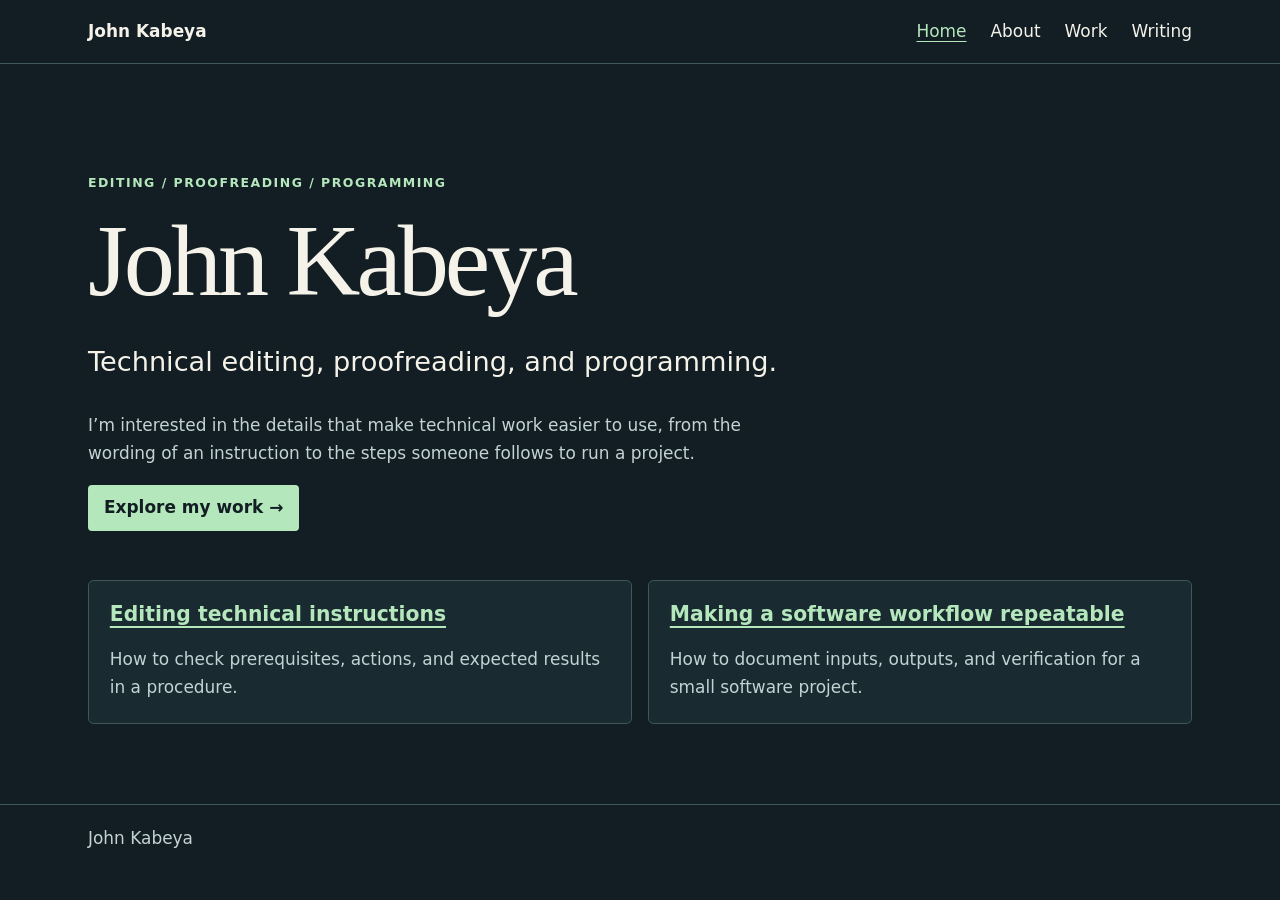
<file: index.html>
<!doctype html>
<html lang="en"><head><meta charset="utf-8"><meta name="viewport" content="width=device-width, initial-scale=1">
<title>John Kabeya | Technical Editing and Programming</title><meta name="description" content="Technical editing, proofreading, and programming.">
<meta name="robots" content="index, follow">
<meta property="og:site_name" content="John Kabeya"><meta property="og:type" content="website">
<meta property="og:title" content="John Kabeya | Technical Editing and Programming"><meta property="og:description" content="Technical editing, proofreading, and programming.">
<link rel="canonical" href="https://johnkabeya.site/"><meta property="og:url" content="https://johnkabeya.site/"><script type="application/ld+json">{"@context": "https://schema.org", "@type": "Person", "name": "John Kabeya", "url": "https://johnkabeya.site/"}</script><link rel="stylesheet" href="/style.css"></head>
<body><a class="skip" href="#main">Skip to content</a><header><div class="frame bar"><a class="brand" href="/">John Kabeya</a><nav aria-label="Primary"><a href="/" aria-current="page">Home</a> <a href="/about/">About</a> <a href="/work/">Work</a> <a href="/writing/">Writing</a></nav></div></header>
<main class="frame" id="main" tabindex="-1"><div class="intro"><p class="eyebrow">Editing / Proofreading / Programming</p><h1>John Kabeya</h1><p class="lead">Technical editing, proofreading, and programming.</p><p>I’m interested in the details that make technical work easier to use, from the wording of an instruction to the steps someone follows to run a project.</p><p><a class="button" href="/work/">Explore my work →</a></p></div><section class="grid" aria-label="Writing samples"><article><h2><a href="/writing/editing-technical-content/">Editing technical instructions</a></h2><p>How to check prerequisites, actions, and expected results in a procedure.</p></article><article><h2><a href="/writing/repeatable-software-workflows/">Making a software workflow repeatable</a></h2><p>How to document inputs, outputs, and verification for a small software project.</p></article></section></main>
<footer><div class="frame">John Kabeya</div></footer></body></html>
</file>
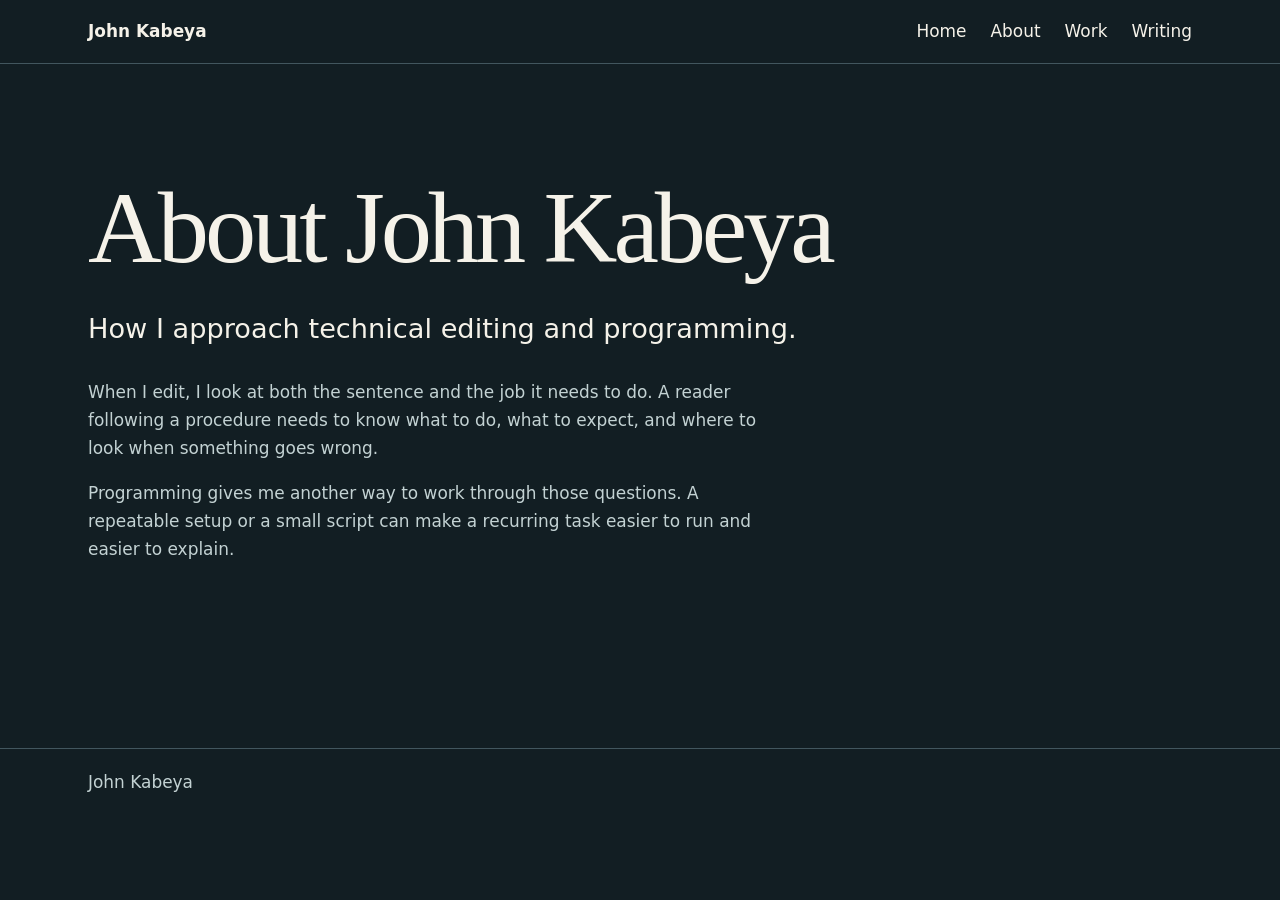
<file: about/index.html>
<!doctype html><html lang="en"><head><meta charset="utf-8"><meta name="viewport" content="width=device-width, initial-scale=1"><title>About John Kabeya | John Kabeya</title><meta name="description" content="How I approach technical editing and programming."><meta property="og:title" content="About John Kabeya | John Kabeya"><meta property="og:description" content="How I approach technical editing and programming."><link rel="canonical" href="https://johnkabeya.site/about/"><link rel="stylesheet" href="/style.css"></head><body><a class="skip" href="#main">Skip to content</a><header><div class="frame bar"><a class="brand" href="/">John Kabeya</a><nav aria-label="Primary"><a href="/">Home</a><a href="/about/">About</a><a href="/work/">Work</a><a href="/writing/">Writing</a></nav></div></header><main class="frame" id="main" tabindex="-1"><div class="intro"><h1>About John Kabeya</h1><p class="lead">How I approach technical editing and programming.</p><p>When I edit, I look at both the sentence and the job it needs to do. A reader following a procedure needs to know what to do, what to expect, and where to look when something goes wrong.</p><p>Programming gives me another way to work through those questions. A repeatable setup or a small script can make a recurring task easier to run and easier to explain.</p></div></main><footer><div class="frame">John Kabeya</div></footer></body></html>
</file>
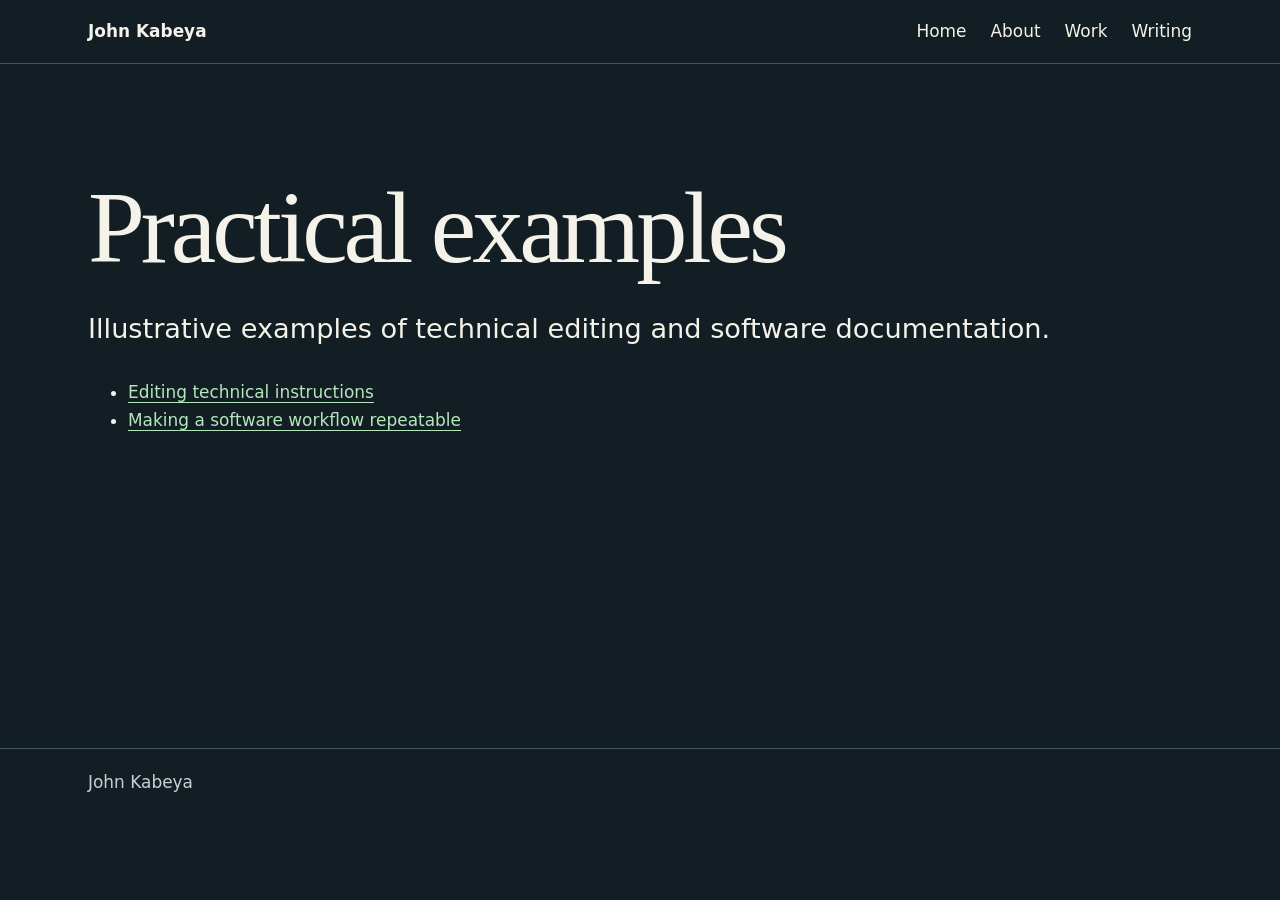
<file: work/index.html>
<!doctype html><html lang="en"><head><meta charset="utf-8"><meta name="viewport" content="width=device-width, initial-scale=1"><title>Practical examples | John Kabeya</title><meta name="description" content="Illustrative examples of technical editing and software documentation."><meta property="og:title" content="Practical examples | John Kabeya"><meta property="og:description" content="Illustrative examples of technical editing and software documentation."><link rel="canonical" href="https://johnkabeya.site/work/"><link rel="stylesheet" href="/style.css"></head><body><a class="skip" href="#main">Skip to content</a><header><div class="frame bar"><a class="brand" href="/">John Kabeya</a><nav aria-label="Primary"><a href="/">Home</a><a href="/about/">About</a><a href="/work/">Work</a><a href="/writing/">Writing</a></nav></div></header><main class="frame" id="main" tabindex="-1"><div class="intro"><h1>Practical examples</h1><p class="lead">Illustrative examples of technical editing and software documentation.</p><ul><li><a href="/writing/editing-technical-content/">Editing technical instructions</a></li><li><a href="/writing/repeatable-software-workflows/">Making a software workflow repeatable</a></li></ul></div></main><footer><div class="frame">John Kabeya</div></footer></body></html>
</file>
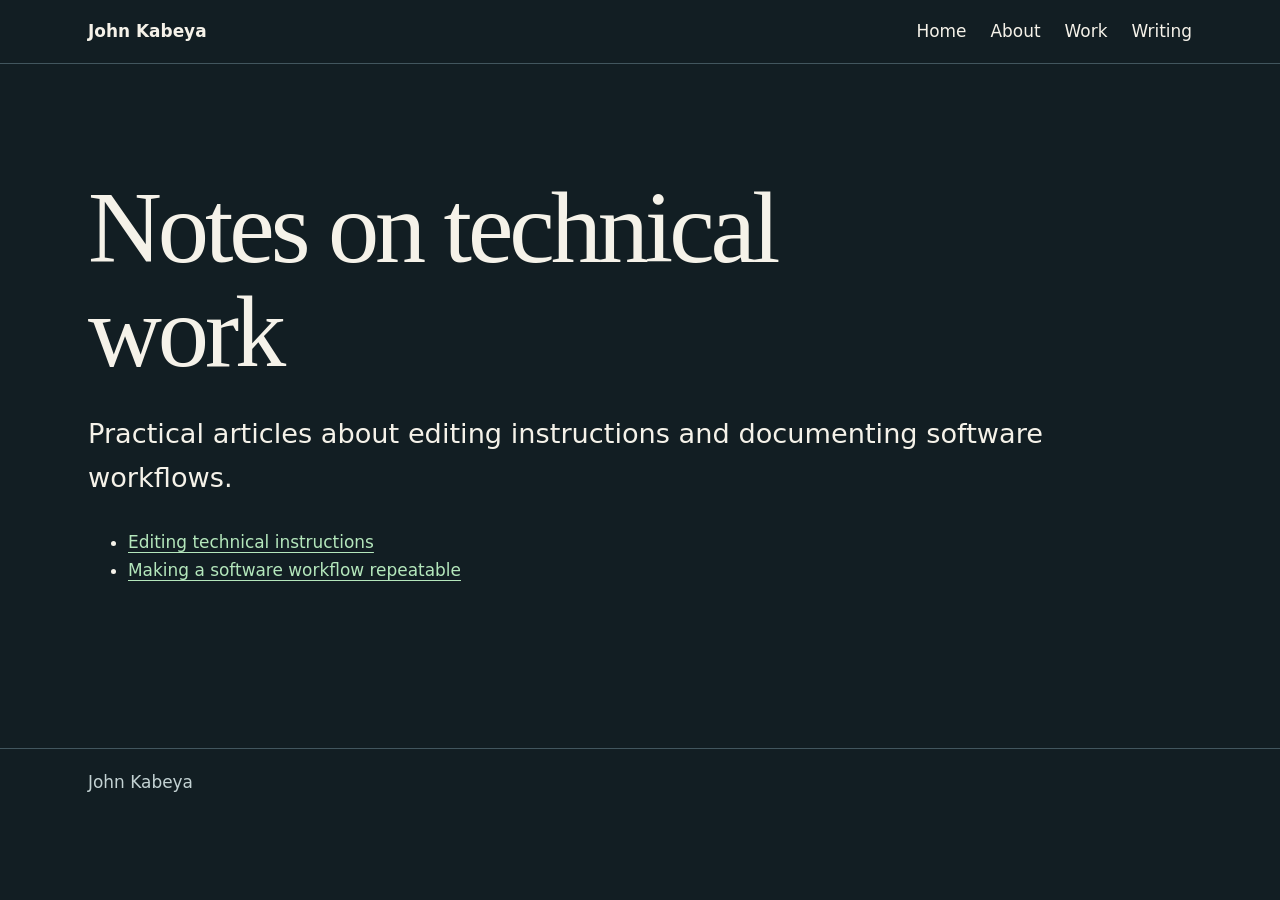
<file: writing/index.html>
<!doctype html><html lang="en"><head><meta charset="utf-8"><meta name="viewport" content="width=device-width, initial-scale=1"><title>Notes on technical work | John Kabeya</title><meta name="description" content="Practical articles about editing instructions and documenting software workflows."><meta property="og:title" content="Notes on technical work | John Kabeya"><meta property="og:description" content="Practical articles about editing instructions and documenting software workflows."><link rel="canonical" href="https://johnkabeya.site/writing/"><link rel="stylesheet" href="/style.css"></head><body><a class="skip" href="#main">Skip to content</a><header><div class="frame bar"><a class="brand" href="/">John Kabeya</a><nav aria-label="Primary"><a href="/">Home</a><a href="/about/">About</a><a href="/work/">Work</a><a href="/writing/">Writing</a></nav></div></header><main class="frame" id="main" tabindex="-1"><div class="intro"><h1>Notes on technical work</h1><p class="lead">Practical articles about editing instructions and documenting software workflows.</p><ul><li><a href="/writing/editing-technical-content/">Editing technical instructions</a></li><li><a href="/writing/repeatable-software-workflows/">Making a software workflow repeatable</a></li></ul></div></main><footer><div class="frame">John Kabeya</div></footer></body></html>
</file>
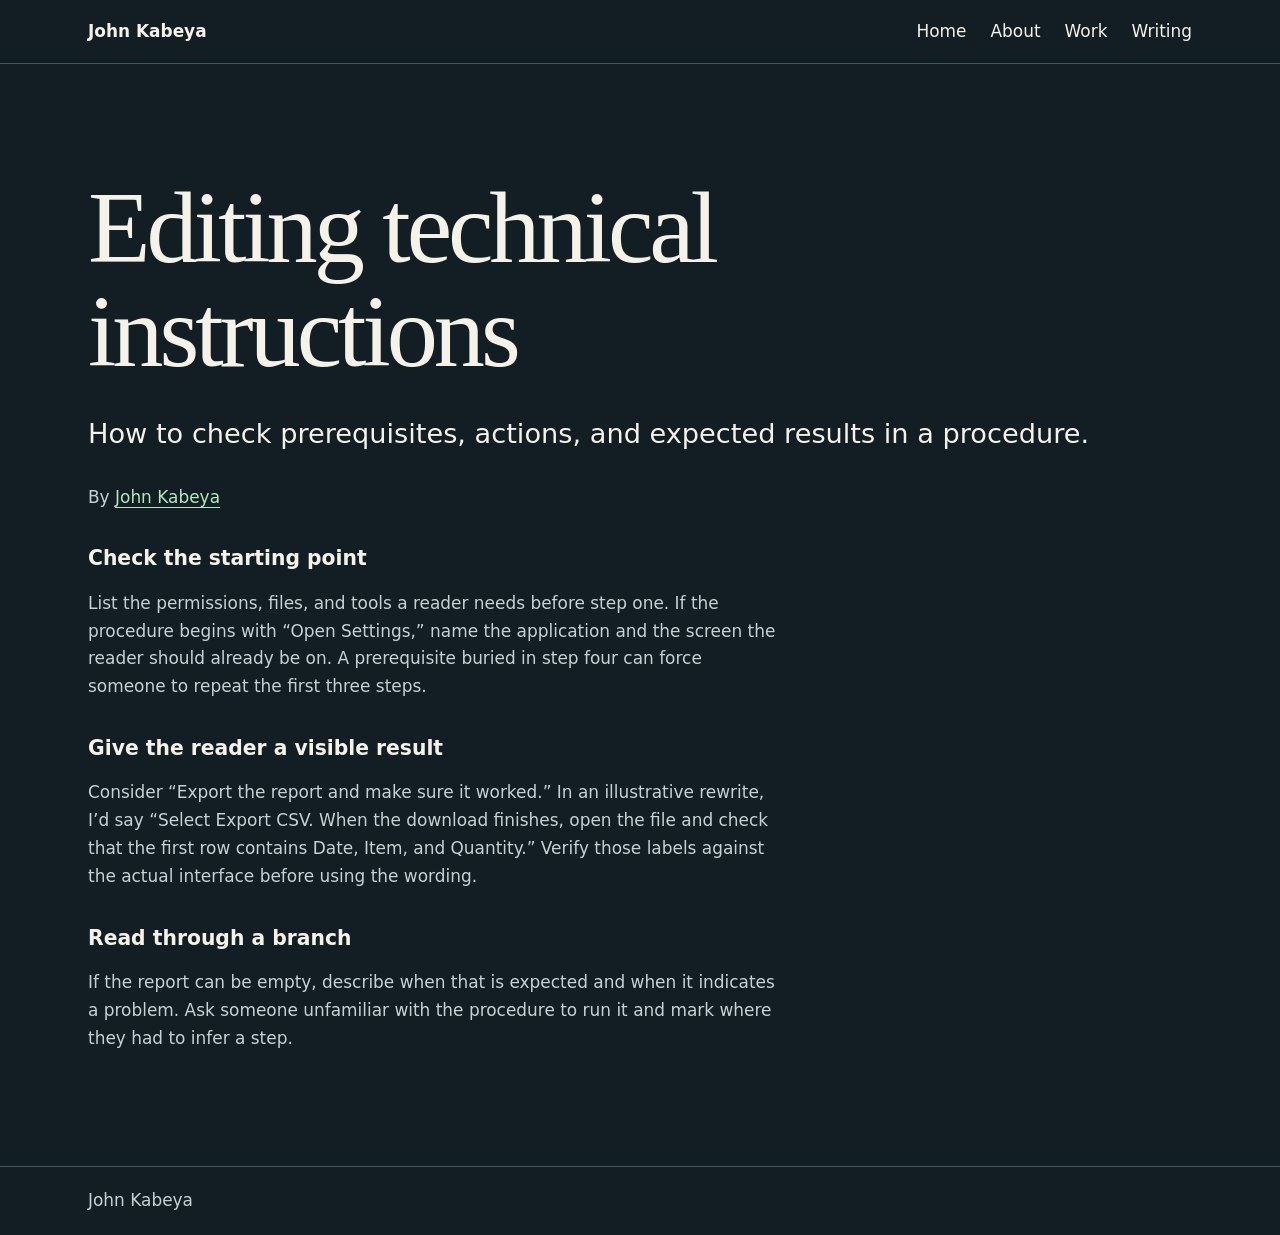
<file: writing/editing-technical-content/index.html>
<!doctype html><html lang="en"><head><meta charset="utf-8"><meta name="viewport" content="width=device-width, initial-scale=1"><title>Editing technical instructions | John Kabeya</title><meta name="description" content="How to check prerequisites, actions, and expected results in a procedure."><meta property="og:title" content="Editing technical instructions | John Kabeya"><meta property="og:description" content="How to check prerequisites, actions, and expected results in a procedure."><link rel="canonical" href="https://johnkabeya.site/writing/editing-technical-content/"><link rel="stylesheet" href="/style.css"></head><body><a class="skip" href="#main">Skip to content</a><header><div class="frame bar"><a class="brand" href="/">John Kabeya</a><nav aria-label="Primary"><a href="/">Home</a><a href="/about/">About</a><a href="/work/">Work</a><a href="/writing/">Writing</a></nav></div></header><main class="frame" id="main" tabindex="-1"><div class="intro"><h1>Editing technical instructions</h1><p class="lead">How to check prerequisites, actions, and expected results in a procedure.</p><p>By <a href="/about/">John Kabeya</a></p><h2>Check the starting point</h2><p>List the permissions, files, and tools a reader needs before step one. If the procedure begins with “Open Settings,” name the application and the screen the reader should already be on. A prerequisite buried in step four can force someone to repeat the first three steps.</p><h2>Give the reader a visible result</h2><p>Consider “Export the report and make sure it worked.” In an illustrative rewrite, I’d say “Select Export CSV. When the download finishes, open the file and check that the first row contains Date, Item, and Quantity.” Verify those labels against the actual interface before using the wording.</p><h2>Read through a branch</h2><p>If the report can be empty, describe when that is expected and when it indicates a problem. Ask someone unfamiliar with the procedure to run it and mark where they had to infer a step.</p></div></main><footer><div class="frame">John Kabeya</div></footer></body></html>
</file>
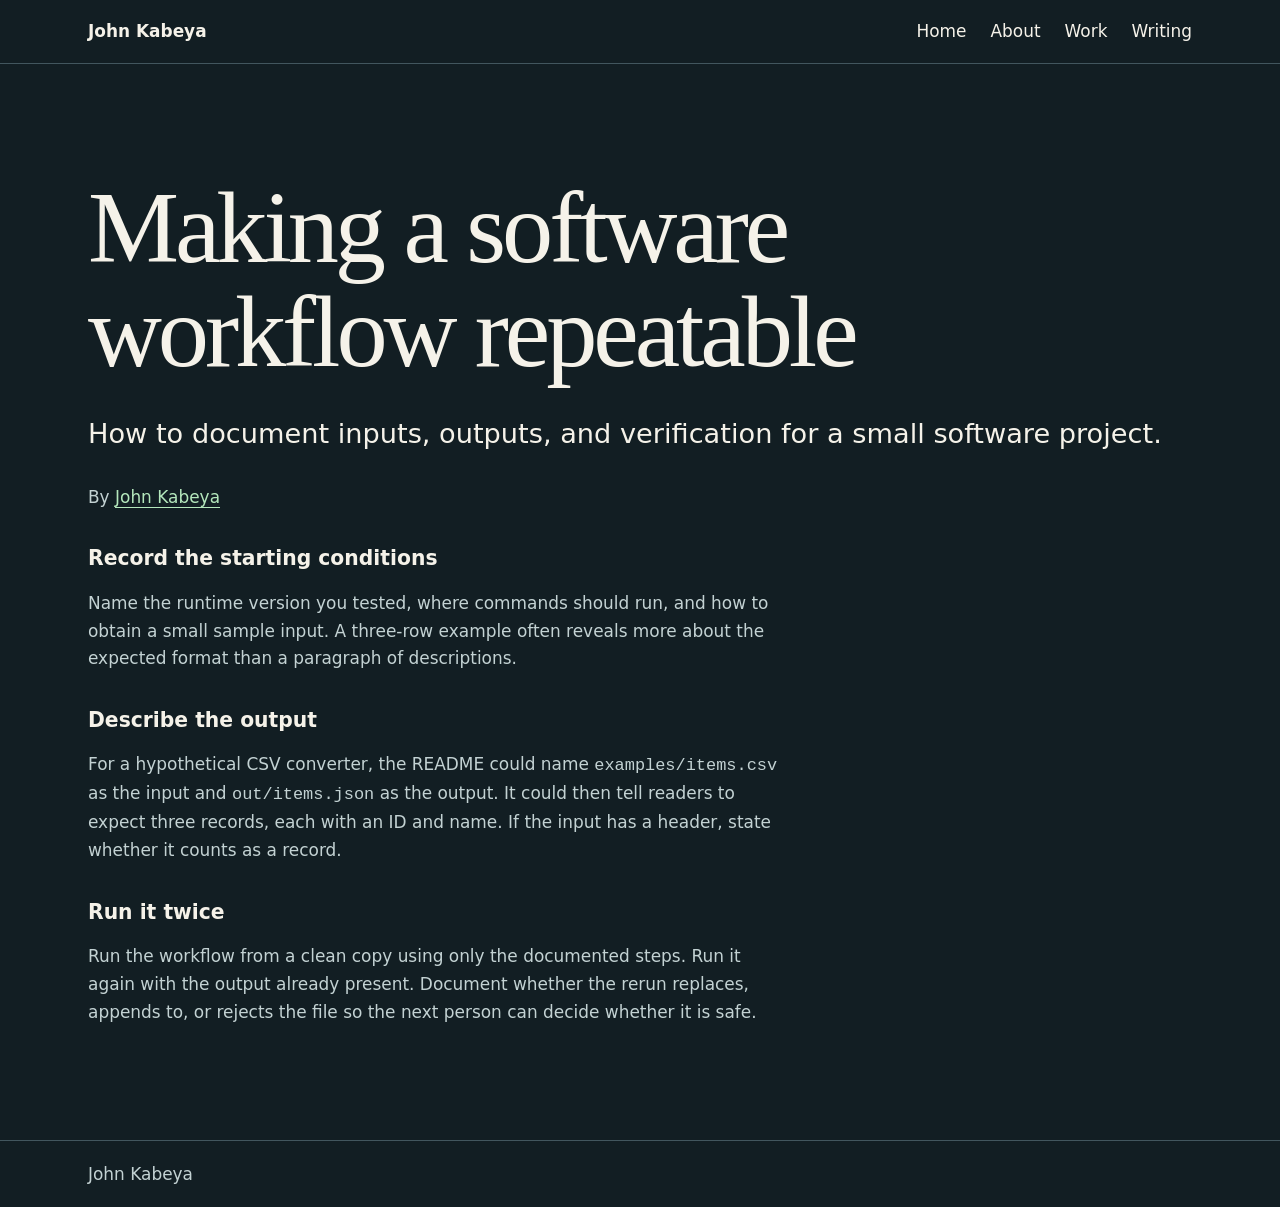
<file: writing/repeatable-software-workflows/index.html>
<!doctype html><html lang="en"><head><meta charset="utf-8"><meta name="viewport" content="width=device-width, initial-scale=1"><title>Making a software workflow repeatable | John Kabeya</title><meta name="description" content="How to document inputs, outputs, and verification for a small software project."><meta property="og:title" content="Making a software workflow repeatable | John Kabeya"><meta property="og:description" content="How to document inputs, outputs, and verification for a small software project."><link rel="canonical" href="https://johnkabeya.site/writing/repeatable-software-workflows/"><link rel="stylesheet" href="/style.css"></head><body><a class="skip" href="#main">Skip to content</a><header><div class="frame bar"><a class="brand" href="/">John Kabeya</a><nav aria-label="Primary"><a href="/">Home</a><a href="/about/">About</a><a href="/work/">Work</a><a href="/writing/">Writing</a></nav></div></header><main class="frame" id="main" tabindex="-1"><div class="intro"><h1>Making a software workflow repeatable</h1><p class="lead">How to document inputs, outputs, and verification for a small software project.</p><p>By <a href="/about/">John Kabeya</a></p><h2>Record the starting conditions</h2><p>Name the runtime version you tested, where commands should run, and how to obtain a small sample input. A three-row example often reveals more about the expected format than a paragraph of descriptions.</p><h2>Describe the output</h2><p>For a hypothetical CSV converter, the README could name <code>examples/items.csv</code> as the input and <code>out/items.json</code> as the output. It could then tell readers to expect three records, each with an ID and name. If the input has a header, state whether it counts as a record.</p><h2>Run it twice</h2><p>Run the workflow from a clean copy using only the documented steps. Run it again with the output already present. Document whether the rerun replaces, appends to, or rejects the file so the next person can decide whether it is safe.</p></div></main><footer><div class="frame">John Kabeya</div></footer></body></html>
</file>
<file: style.css>
:root {
  color-scheme: dark;
  --ground: #121e23;
  --text: #f5f2e9;
  --muted: #c3d2d3;
  --accent: #b4e7bc;
  --border: #42565e;
}
* { box-sizing: border-box; }
body { margin: 0; background: var(--ground); color: var(--text); font: 1.06rem/1.65 "Instrument Sans", system-ui, sans-serif; }
.frame { width: min(69rem, 100% - 2.5rem); margin-inline: auto; }
header { border-bottom: 1px solid var(--border); }
.bar, nav { display: flex; flex-wrap: wrap; align-items: center; gap: .5rem 1.5rem; }
.bar { justify-content: space-between; padding-block: 1.1rem; }
a { color: var(--accent); text-underline-offset: .23em; }
a:focus-visible { outline: 3px solid var(--accent); outline-offset: 4px; }
.brand, nav a { color: var(--text); text-decoration: none; }
.brand { font-weight: 750; }
nav a[aria-current], nav a:hover { color: var(--accent); text-decoration: underline; }
.skip { position: absolute; left: 1rem; top: -8rem; padding: .5rem 1rem; background: var(--ground); }
.skip:focus { top: 1rem; }
main { padding-block: 2rem 5rem; min-height: 76vh; }
aside { color: var(--accent); font-size: .85rem; }
.intro { padding-block: clamp(1rem, 5vw, 4rem) 1rem; }
.eyebrow { color: var(--accent); font-size: .78rem; font-weight: 750; letter-spacing: .12em; text-transform: uppercase; }
h1 { max-width: 16ch; margin: .15em 0; font: 400 clamp(2.7rem, 8vw, 6.5rem)/1.02 "Instrument Serif", Georgia, serif; letter-spacing: -.04em; }
h2 { margin: 1.65em 0 .3em; font-size: 1.27rem; line-height: 1.35; }
p { max-width: 64ch; color: var(--muted); }
.lead { font-size: clamp(1.2rem, 3vw, 1.7rem); color: var(--text); }
.button { display: inline-block; padding: .55rem 1rem; color: var(--ground); background: var(--accent); border-radius: .25rem; text-decoration: none; font-weight: 700; }
.grid { display: grid; grid-template-columns: repeat(auto-fit, minmax(min(100%, 17rem), 1fr)); gap: 1rem; margin-top: 1rem; }
.grid article { padding: 1.3rem; border: 1px solid var(--border); background: #1a2a31; border-radius: .35rem; }
.grid h2 { margin-top: 0; }
.grid p { margin-bottom: 0; }
footer { border-top: 1px solid var(--border); padding-block: 1.25rem; color: var(--muted); }
code { overflow-wrap: anywhere; }
</file>
